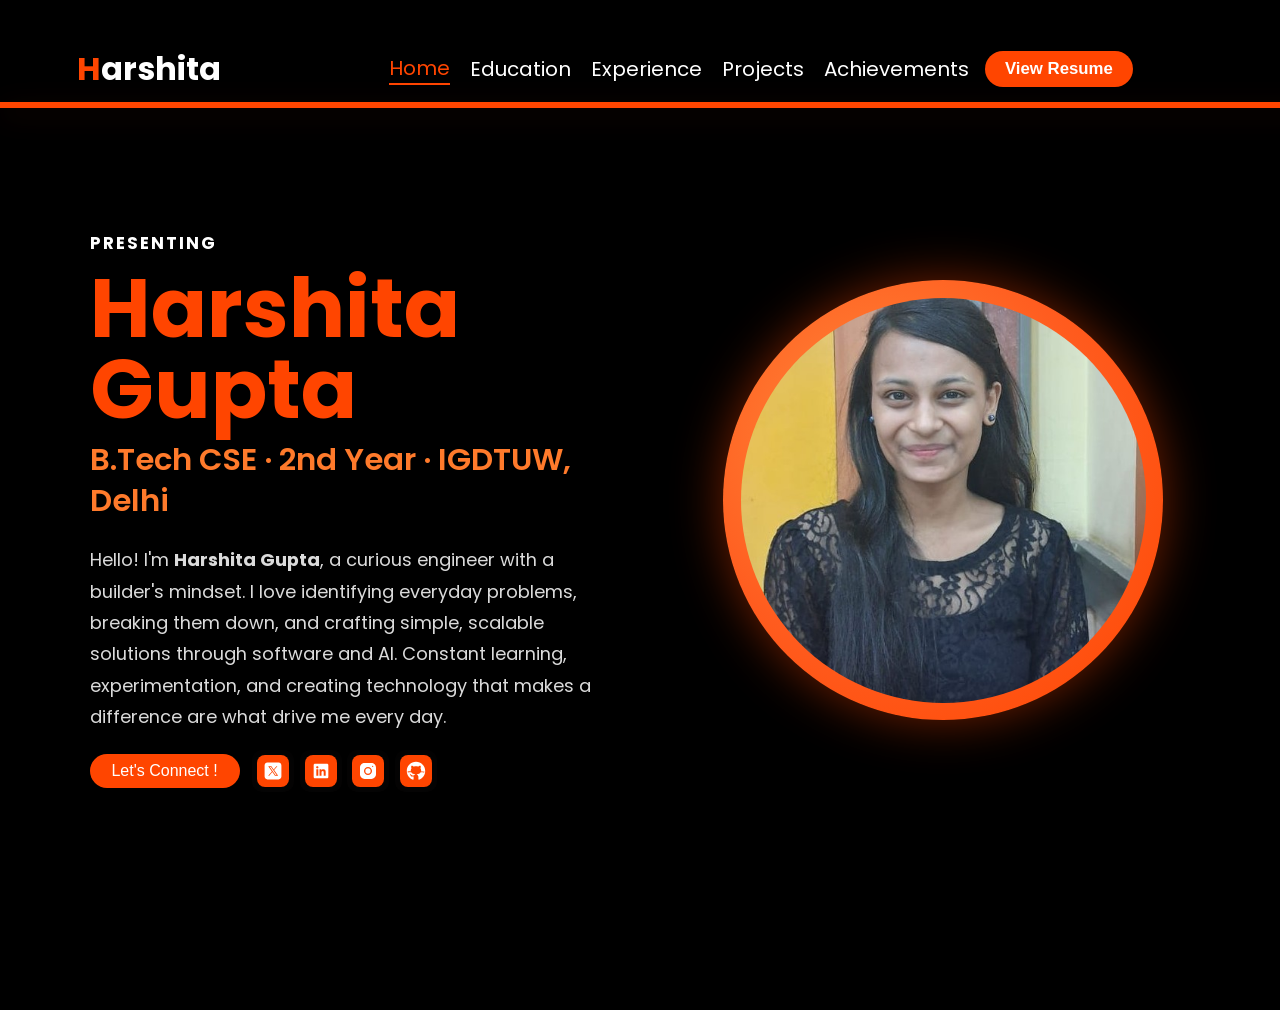
<file: index.html>
<!DOCTYPE html>
<html lang="en">
<head>
  <meta charset="UTF-8">
  <meta name="viewport" content="width=device-width, initial-scale=1.0">
  <link rel="preconnect" href="https://fonts.googleapis.com">
  <link rel="preconnect" href="https://fonts.gstatic.com" crossorigin>
  <link href="https://fonts.googleapis.com/css2?family=Poppins:ital,wght@0,100;0,200;0,300;0,400;0,500;0,600;0,700;0,800;0,900;1,100;1,200;1,300;1,400;1,500;1,600;1,700;1,800;1,900&display=swap" rel="stylesheet">
  <title>Harshita Gupta</title>
  <link rel="stylesheet" href="style.css">
</head>
<body>

  <header>
    <h2 class="logo"><span>H</span>arshita</h2>
    <nav>
    <a class="active"href="index.html" style="--d:0.1s;">Home</a>
    <a href="Education.html" style="--d:0.2s;">Education</a>
    <a href="Experience.html" style="--d:0.3s;">Experience</a>
    <a href="Projects.html" style="--d:0.4s;">Projects</a>
    <a href="Achievements.html" style="--d:0.5s;">Achievements</a>
</nav>
    <button id="view-resume-btn"><a href="#" id="view-resume-link">View Resume</a></button>
  </header>

  <div class="hero-section">
    <div class="hero-text">
      <h4>PRESENTING</h4>
      <h1><span>Harshita Gupta</span></h1>
      <h3>B.Tech CSE · 2nd Year · IGDTUW, Delhi</h3>
      <p>Hello! I'm <strong>Harshita Gupta</strong>,  a curious engineer with a builder's mindset. I love identifying everyday problems, breaking them down, and crafting simple, scalable solutions through software and AI. Constant learning, experimentation, and creating technology that makes a difference are what drive me every day.</p>
      <div class="connect-row">
        <button>Let's Connect !</button>
        <div class="social-icons" aria-hidden="false">
          <a href="https://x.com/Mercurcy18" target="_blank" rel="noopener noreferrer" aria-label="X (Twitter)">
            <svg xmlns="http://www.w3.org/2000/svg" x="0px" y="0px" viewBox="0 0 50 50">
              <path d="M 11 4 C 7.134 4 4 7.134 4 11 L 4 39 C 4 42.866 7.134 46 11 46 L 39 46 C 42.866 46 46 42.866 46 39 L 46 11 C 46 7.134 42.866 4 39 4 L 11 4 z M 13.085938 13 L 21.023438 13 L 26.660156 21.009766 L 33.5 13 L 36 13 L 27.789062 22.613281 L 37.914062 37 L 29.978516 37 L 23.4375 27.707031 L 15.5 37 L 13 37 L 22.308594 26.103516 L 13.085938 13 z M 16.914062 15 L 31.021484 35 L 34.085938 35 L 19.978516 15 L 16.914062 15 z"></path>
            </svg>
          </a>
          <a href="https://www.linkedin.com/in/harshita-gupta-93a886326/" target="_blank" rel="noopener noreferrer" aria-label="LinkedIn">
            <svg xmlns="http://www.w3.org/2000/svg" x="0px" y="0px" viewBox="0 0 30 30">
              <path d="M24,4H6C4.895,4,4,4.895,4,6v18c0,1.105,0.895,2,2,2h18c1.105,0,2-0.895,2-2V6C26,4.895,25.105,4,24,4z M10.954,22h-2.95 v-9.492h2.95V22z M9.449,11.151c-0.951,0-1.72-0.771-1.72-1.72c0-0.949,0.77-1.719,1.72-1.719c0.948,0,1.719,0.771,1.719,1.719 C11.168,10.38,10.397,11.151,9.449,11.151z M22.004,22h-2.948v-4.616c0-1.101-0.02-2.517-1.533-2.517 c-1.535,0-1.771,1.199-1.771,2.437V22h-2.948v-9.492h2.83v1.297h0.04c0.394-0.746,1.356-1.533,2.791-1.533 c2.987,0,3.539,1.966,3.539,4.522V22z"></path>
            </svg>
          </a>
          <a href="https://www.instagram.com/harshitagupta.10/" target="_blank" rel="noopener noreferrer" aria-label="Instagram">
            <svg xmlns="http://www.w3.org/2000/svg" x="0px" y="0px" viewBox="0 0 30 30">
              <path d="M 9.9980469 3 C 6.1390469 3 3 6.1419531 3 10.001953 L 3 20.001953 C 3 23.860953 6.1419531 27 10.001953 27 L 20.001953 27 C 23.860953 27 27 23.858047 27 19.998047 L 27 9.9980469 C 27 6.1390469 23.858047 3 19.998047 3 L 9.9980469 3 z M 22 7 C 22.552 7 23 7.448 23 8 C 23 8.552 22.552 9 22 9 C 21.448 9 21 8.552 21 8 C 21 7.448 21.448 7 22 7 z M 15 9 C 18.309 9 21 11.691 21 15 C 21 18.309 18.309 21 15 21 C 11.691 21 9 18.309 9 15 C 9 11.691 11.691 9 15 9 z M 15 11 A 4 4 0 0 0 11 15 A 4 4 0 0 0 15 19 A 4 4 0 0 0 19 15 A 4 4 0 0 0 15 11 z"></path>
            </svg>
          </a>
          <a href="https://github.com/HarshitaGupta-610" target="_blank" rel="noopener noreferrer" aria-label="GitHub">
  <svg xmlns="http://www.w3.org/2000/svg" x="0px" y="0px" viewBox="0 0 50 50">
    <path d="M17.791,46.836C18.502,46.53,19,45.823,19,45v-5.4c0-0.197,0.016-0.402,0.041-0.61C19.027,38.994,19.014,38.997,19,39c0,0-3,0-3.6,0c-1.5,0-2.8-0.6-3.4-1.8c-0.7-1.3-1-3.5-2.8-4.7C8.9,32.3,9.1,32,9.7,32c0.6,0.1,1.9,0.9,2.7,2c0.9,1.1,1.8,2,3.4,2c2.487,0,3.82-0.125,4.622-0.555C21.356,34.056,22.649,33,24,33v-0.025c-5.668-0.182-9.289-2.066-10.975-4.975c-3.665,0.042-6.856,0.405-8.677,0.707c-0.058-0.327-0.108-0.656-0.151-0.987c1.797-0.296,4.843-0.647,8.345-0.714c-0.112-0.276-0.209-0.559-0.291-0.849c-3.511-0.178-6.541-0.039-8.187,0.097c-0.02-0.332-0.047-0.663-0.051-0.999c1.649-0.135,4.597-0.27,8.018-0.111c-0.079-0.5-0.13-1.011-0.13-1.543c0-1.7,0.6-3.5,1.7-5c-0.5-1.7-1.2-5.3,0.2-6.6c2.7,0,4.6,1.3,5.5,2.1C21,13.4,22.9,13,25,13s4,0.4,5.6,1.1c0.9-0.8,2.8-2.1,5.5-2.1c1.5,1.4,0.7,5,0.2,6.6c1.1,1.5,1.7,3.2,1.6,5c0,0.484-0.045,0.951-0.11,1.409c3.499-0.172,6.527-0.034,8.204,0.102c-0.002,0.337-0.033,0.666-0.051,0.999c-1.671-0.138-4.775-0.28-8.359-0.089c-0.089,0.336-0.197,0.663-0.325,0.98c3.546,0.046,6.665,0.389,8.548,0.689c-0.043,0.332-0.093,0.661-0.151,0.987c-1.912-0.306-5.171-0.664-8.879-0.682C35.112,30.873,31.557,32.75,26,32.969V33c2.6,0,5,3.9,5,6.6V45c0,0.823,0.498,1.53,1.209,1.836C41.37,43.804,48,35.164,48,25C48,12.318,37.683,2,25,2S2,12.318,2,25C2,35.164,8.63,43.804,17.791,46.836z"></path>
  </svg>
</a>
        </div>
      </div>
    </div>
    <div class="hero-image">
      <img src="FinalPic.jpeg" alt="Photo of Harshita Gupta">
    </div>
  </div>

  <!-- Resume modal -->
  <div id="resume-modal" class="modal" aria-hidden="true">
    <div class="modal-content">
      <button class="modal-close" aria-label="Close resume">×</button>
      <iframe src="Resume_HarshitaGupta.pdf" frameborder="0" title="Resume PDF"></iframe>
    </div>
  </div>

  <script>
    (function(){
      const btn = document.getElementById('view-resume-btn');
      const link = document.getElementById('view-resume-link');
      const modal = document.getElementById('resume-modal');
      const close = modal.querySelector('.modal-close');
      function openModal(e){
        if(e) e.preventDefault();
        modal.style.display = 'flex';
        modal.setAttribute('aria-hidden','false');
        document.body.style.overflow = 'hidden';
      }
      function closeModal(){
        modal.style.display = 'none';
        modal.setAttribute('aria-hidden','true');
        document.body.style.overflow = '';
      }
      btn.addEventListener('click', openModal);
      link.addEventListener('click', openModal);
      close.addEventListener('click', closeModal);
      modal.addEventListener('click', function(e){ if(e.target === modal) closeModal(); });
      document.addEventListener('keydown', function(e){ if(e.key === 'Escape') closeModal(); });
    })();
  </script>

</body>
</html>
</file>
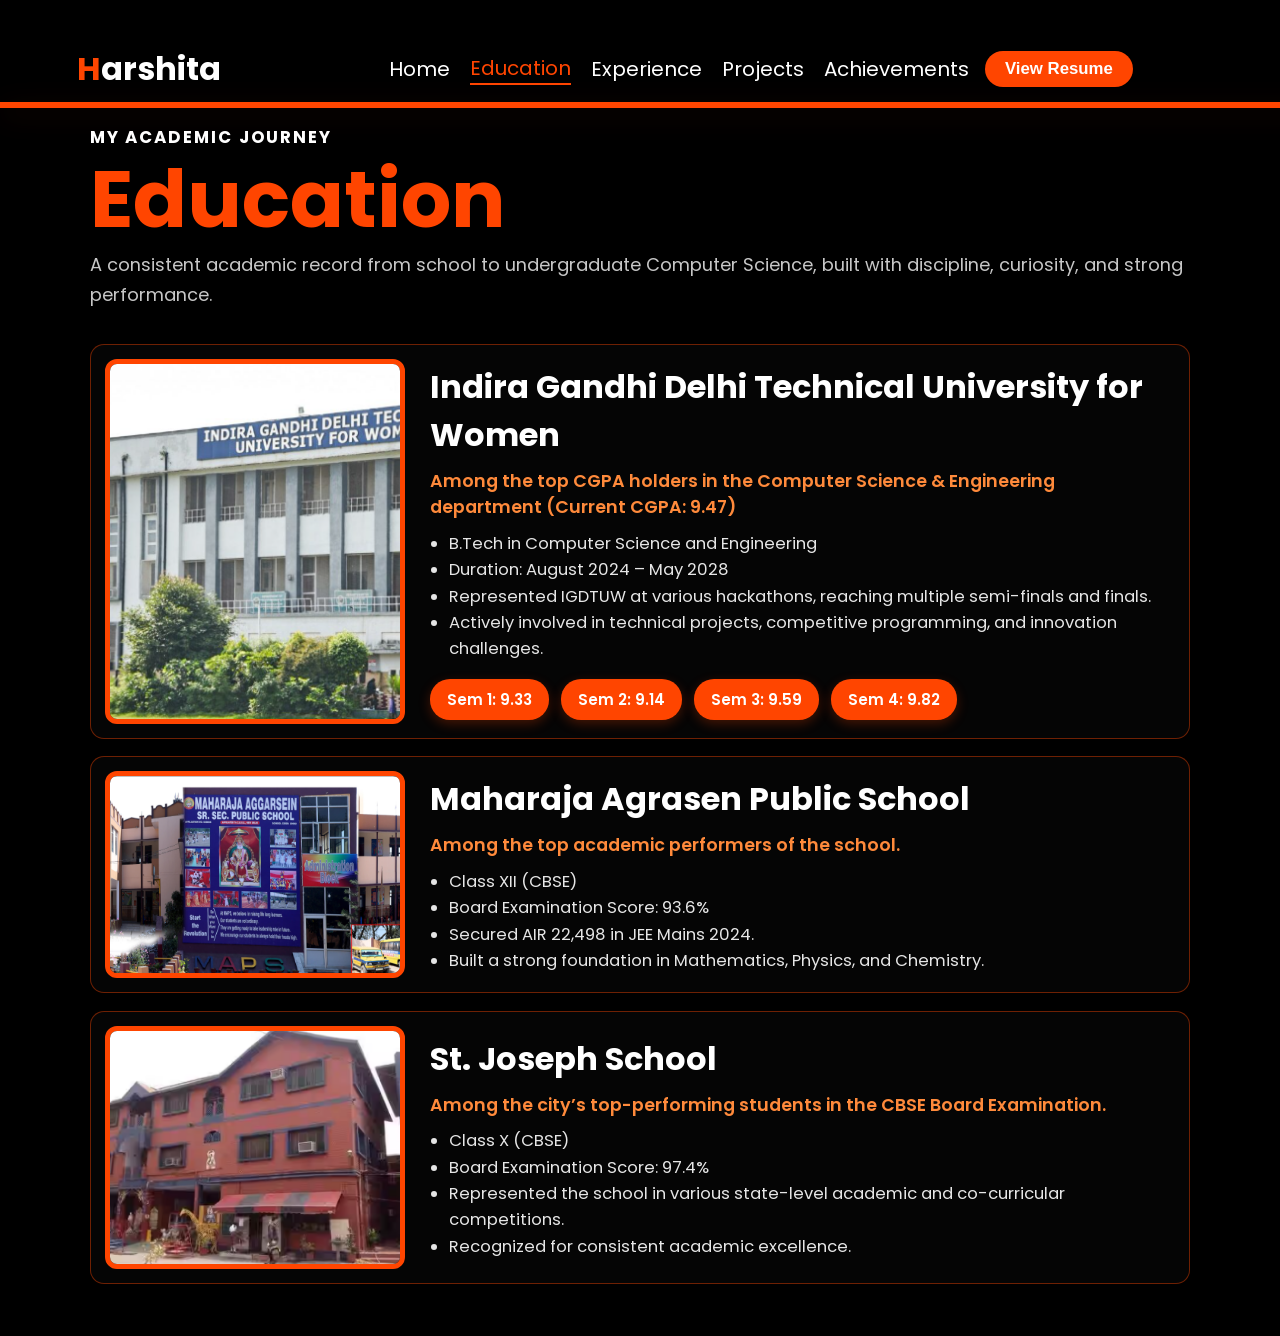
<file: Education.html>
<!DOCTYPE html>
<html lang="en">
<head>
	<meta charset="UTF-8">
	<meta name="viewport" content="width=device-width, initial-scale=1.0">
	<link rel="preconnect" href="https://fonts.googleapis.com">
	<link rel="preconnect" href="https://fonts.gstatic.com" crossorigin>
	<link href="https://fonts.googleapis.com/css2?family=Poppins:ital,wght@0,100;0,200;0,300;0,400;0,500;0,600;0,700;0,800;0,900;1,100;1,200;1,300;1,400;1,500;1,600;1,700;1,800;1,900&display=swap" rel="stylesheet">
	<title>Harshita Gupta - Education</title>
	<link rel="stylesheet" href="style.css">
</head>
<body class="education-page">

	<header>
		<h2 class="logo"><span>H</span>arshita</h2>
		<nav>
			<a href="index.html" style="--d:0.1s;">Home</a>
			<a class="active" href="Education.html" style="--d:0.2s;">Education</a>
			<a href="Experience.html" style="--d:0.3s;">Experience</a>
    <a href="Projects.html" style="--d:0.4s;">Projects</a>
    <a href="Achievements.html" style="--d:0.5s;">Achievements</a>
		</nav>
		<button id="view-resume-btn"><a href="#" id="view-resume-link">View Resume</a></button>
	</header>

	<section class="education-section" id="education">
		<div class="education-hero">
			<p class="education-kicker">MY ACADEMIC JOURNEY</p>
			<h2 class="section-title">Education</h2>
			<p class="education-subtitle">A consistent academic record from school to undergraduate Computer Science, built with discipline, curiosity, and strong performance.</p>
		</div>

		<article class="edu-card">
			<div class="edu-image-box">
				<img src="Education/College.png" alt="IGDTUW College">
			</div>
	<div class="edu-content">
    <h3>Indira Gandhi Delhi Technical University for Women</h3>

    <p class="edu-highlight">
    Among the top CGPA holders in the Computer Science & Engineering department (Current CGPA: 9.47)
</p>

    <ul>
        <li>B.Tech in Computer Science and Engineering</li>
        <li>Duration: August 2024 – May 2028</li>
        <li>Represented IGDTUW at various hackathons, reaching multiple semi-finals and finals.</li>
        <li>Actively involved in technical projects, competitive programming, and innovation challenges.</li>
    </ul>

    <div class="semester-scores">
        <span>Sem 1: 9.33</span>
        <span>Sem 2: 9.14</span>
        <span>Sem 3: 9.59</span>
        <span>Sem 4: 9.82</span>
    </div>
</div>
		</article>

		<article class="edu-card">
			<div class="edu-image-box">
				<img src="Education/12th.png" alt="12th Class Achievement">
			</div>
			<div class="edu-content">
    <h3>Maharaja Agrasen Public School </h3>

    <p class="edu-highlight">
        Among the top academic performers of the school.
    </p>

    <ul>
        <li>Class XII (CBSE)</li>
        <li>Board Examination Score: 93.6%</li>
        <li>Secured AIR 22,498 in JEE Mains 2024.</li>
        <li>Built a strong foundation in Mathematics, Physics, and Chemistry.</li>
    </ul>
</div>
		</article>

		<article class="edu-card">
			<div class="edu-image-box">
				<img src="Education/10th.png" alt="10th Class Achievement">
			</div>
			<div class="edu-content">
    <h3>St. Joseph School</h3>

    <p class="edu-highlight">
        Among the city’s top-performing students in the CBSE Board Examination.
    </p>

    <ul>
        <li>Class X (CBSE)</li>
        <li>Board Examination Score: 97.4%</li>
        <li>Represented the school in various state-level academic and co-curricular competitions.</li>
        <li>Recognized for consistent academic excellence.</li>
    </ul>
</div>
		</article>
	</section>

	<div id="resume-modal" class="modal" aria-hidden="true">
		<div class="modal-content">
			<button class="modal-close" aria-label="Close resume">×</button>
			<iframe src="Resume_HarshitaGupta.pdf" frameborder="0" title="Resume PDF"></iframe>
		</div>
	</div>

	<script>
		(function(){
			const btn = document.getElementById('view-resume-btn');
			const link = document.getElementById('view-resume-link');
			const modal = document.getElementById('resume-modal');
			const close = modal.querySelector('.modal-close');
			function openModal(e){
				if(e) e.preventDefault();
				modal.style.display = 'flex';
				modal.setAttribute('aria-hidden','false');
				document.body.style.overflow = 'hidden';
			}
			function closeModal(){
				modal.style.display = 'none';
				modal.setAttribute('aria-hidden','true');
				document.body.style.overflow = '';
			}
			btn.addEventListener('click', openModal);
			link.addEventListener('click', openModal);
			close.addEventListener('click', closeModal);
			modal.addEventListener('click', function(e){ if(e.target === modal) closeModal(); });
			document.addEventListener('keydown', function(e){ if(e.key === 'Escape') closeModal(); });
		})();
	</script>

</body>
</html>
</file>
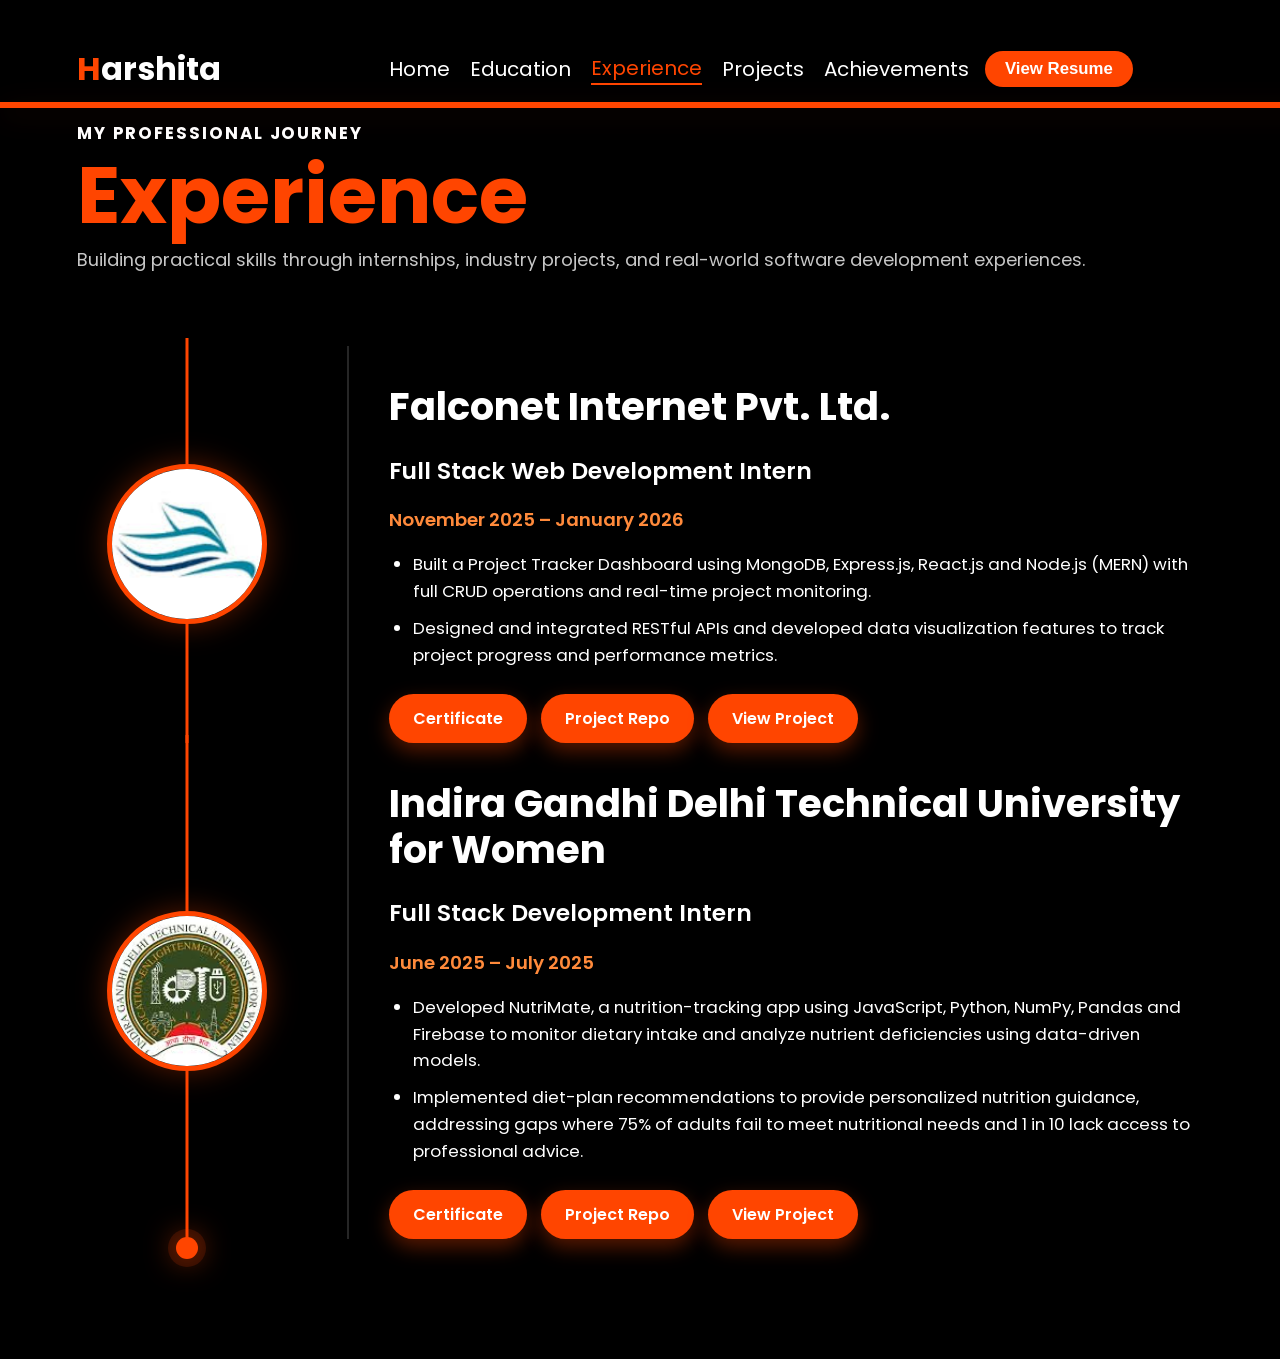
<file: Experience.html>
<!DOCTYPE html>
<html lang="en">
<head>
	<meta charset="UTF-8">
	<meta name="viewport" content="width=device-width, initial-scale=1.0">
	<link rel="preconnect" href="https://fonts.googleapis.com">
	<link rel="preconnect" href="https://fonts.gstatic.com" crossorigin>
	<link href="https://fonts.googleapis.com/css2?family=Poppins:ital,wght@0,100;0,200;0,300;0,400;0,500;0,600;0,700;0,800;0,900;1,100;1,200;1,300;1,400;1,500;1,600;1,700;1,800;1,900&display=swap" rel="stylesheet">
	<title>Harshita Gupta - Experience</title>
	<link rel="stylesheet" href="style.css">
</head>
<body class="experience-page">

	<header>
		<h2 class="logo"><span>H</span>arshita</h2>

		<nav>
			<a href="index.html" style="--d:0.1s;">Home</a>
			<a href="Education.html" style="--d:0.2s;">Education</a>
			<a class="active" href="Experience.html" style="--d:0.3s;">Experience</a>
	 <a href="Projects.html" style="--d:0.4s;">Projects</a>
    <a href="Achievements.html" style="--d:0.5s;">Achievements</a>
		</nav>

		<button id="view-resume-btn">
			<a href="#" id="view-resume-link">View Resume</a>
		</button>
	</header>

	<section class="experience-section" id="experience">

		<div class="experience-hero">
			<p class="education-kicker">MY PROFESSIONAL JOURNEY</p>

			<h2 class="section-title">Experience</h2>

			<p class="education-subtitle">
				Building practical skills through internships, industry projects,
				and real-world software development experiences.
			</p>
		</div>
        		<article class="experience-card">

			<div class="company-logo">
				<img src="Experience/Falocnet.png"
					 alt="Falconet Internet Pvt. Ltd.">
			</div>

			<div class="experience-content">

				<h3>Falconet Internet Pvt. Ltd.</h3>

				<p class="experience-role">
					Full Stack Web Development Intern
				</p>

				<p class="experience-highlight">
					November 2025 – January 2026
				</p>

				<ul>

					<li>
						Built a Project Tracker Dashboard using
						MongoDB, Express.js, React.js and Node.js (MERN)
						with full CRUD operations and real-time project monitoring.
					</li>

					<li>
						Designed and integrated RESTful APIs and developed
						data visualization features to track project progress
						and performance metrics.
					</li>

				</ul>

				<div class="experience-links">

					<a href="https://drive.google.com/file/d/1WQXhN4Ao7bmwt4ZvrA0MovgUYQroIRJ_/view?usp=sharing"
					   target="_blank">
						Certificate
					</a>

					<a href="https://github.com/HarshitaGupta-610/mern-dashboard"
					   target="_blank">
						Project Repo
					</a>

					<a href="https://mern-dashboard-mauve.vercel.app"
					   target="_blank">
						View Project
					</a>

				</div>

			</div>

		</article>		<article class="experience-card">
<div class="company-logo">
    <img src="Experience/IGDTUW.jpg"
         alt="IGDTUW">

    <div class="end-dot"></div>
</div>

			<div class="experience-content">

				<h3>Indira Gandhi Delhi Technical University for Women</h3>

				<p class="experience-role">
					Full Stack Development Intern
				</p>

				<p class="experience-highlight">
					June 2025 – July 2025
				</p>

				<ul>

					<li>
						Developed NutriMate, a nutrition-tracking app
						using JavaScript, Python, NumPy, Pandas and Firebase
						to monitor dietary intake and analyze nutrient deficiencies
						using data-driven models.
					</li>

					<li>
						Implemented diet-plan recommendations to provide
						personalized nutrition guidance, addressing gaps where
						75% of adults fail to meet nutritional needs and
						1 in 10 lack access to professional advice.
					</li>

				</ul>

				<div class="experience-links">

					<a href="https://drive.google.com/file/d/1uw0Pc1qxgntrbb38gMPV3FbmDo3Na67V/view?usp=sharing"
					   target="_blank">
						Certificate
					</a>

					<a href="https://github.com/HarshitaGupta-610/NutriMate"
					   target="_blank">
						Project Repo
					</a>

					<a href="https://nutrimate10.netlify.app/"
					   target="_blank">
						View Project
					</a>

				</div>

			</div>

		</article>

	</section>

	<div id="resume-modal" class="modal" aria-hidden="true">
		<div class="modal-content">
			<button class="modal-close" aria-label="Close resume">×</button>
			<iframe src="Resume_HarshitaGupta.pdf"
					frameborder="0"
					title="Resume PDF"></iframe>
		</div>
	</div>

	<script>
		(function(){
			const btn = document.getElementById('view-resume-btn');
			const link = document.getElementById('view-resume-link');
			const modal = document.getElementById('resume-modal');
			const close = modal.querySelector('.modal-close');

			function openModal(e){
				if(e) e.preventDefault();
				modal.style.display = 'flex';
				modal.setAttribute('aria-hidden','false');
				document.body.style.overflow = 'hidden';
			}

			function closeModal(){
				modal.style.display = 'none';
				modal.setAttribute('aria-hidden','true');
				document.body.style.overflow = '';
			}

			btn.addEventListener('click', openModal);
			link.addEventListener('click', openModal);
			close.addEventListener('click', closeModal);

			modal.addEventListener('click', function(e){
				if(e.target === modal) closeModal();
			});

			document.addEventListener('keydown', function(e){
				if(e.key === 'Escape') closeModal();
			});
		})();
	</script>

</body>

</html>
</file>
<file: style.css>
html{
	margin: 0 auto;
	font-family: "Poppins", sans-serif;
	scroll-behavior: smooth;
}

body{
	background: #000000;
	color: #ffffff;
	margin: 0 auto;
	padding: 0;
	min-height: 100vh;
	overflow-x: hidden;
}

header{
	position: fixed;
	top: 0;
	left: 0;
	width: 100%;
	height: 72px;
	padding: 18px 6%;
	display: flex;
    flex-wrap: wrap;
	align-items: center;
	justify-content: space-between;
    gap: 0.75rem 1rem;
	background: rgba(0,0,0,0.95); /* ensure header covers halo and underline doesn't overlap content */
	z-index: 200;
}

.logo{
	font-size: 2rem;
	cursor: pointer;
	transition: .3s ease-in-out;
	font-weight: 700;
}

.logo span{
	color: #ff4500;
}

.logo:hover{
	transform: scale(1.1);
}

nav a{
	font-size: 1.25rem;
	color: #ffffff;
    margin-left: 0;
	transition: color .5s ease, border-color .5s ease, transform .5s ease, opacity .5s ease;
	text-decoration: none;
	opacity: 0;
	animation: fadeIn .7s ease-out forwards;
	animation-delay: var(--d, 0s);
}

nav{
    display: flex;
    align-items: center;
    justify-content: flex-end;
    flex-wrap: wrap;
    gap: 0.75rem 1.25rem;
    flex: 1 1 auto;
}

nav a:hover,
nav a.active{
	color: #ff4500;
	border-bottom: 2px solid #ff4500;
}

header button{
	margin-right: 14rem;
	background-color: #ff4500;
	border: none;
	border-radius: 20px;
	padding: 8px 20px;
	transition: 0.5s ease;
}

header button a{
	text-decoration: none;
	color: #ffffff;
	font-size: 1.05rem;
	font-weight: 600;
}

header button:hover{
	background-color: #ff5c33;
	cursor: pointer;
	transform: translateY(-2px);
	opacity: 0.95;
}

/* thin orange underline below the navbar */
header::after{
	content: '';
	position: absolute;
	left: 0;
	right: 0;
	bottom: 0;
	height: 6px;
	background: #ff4500; /* match site orange */
	border-radius: 0;
	box-shadow: 0 6px 30px rgba(255,69,0,0.14);
	z-index: 201;
}

@media (max-width: 640px){
    header{
        height: auto;
        min-height: 72px;
        padding: 12px 5% 14px;
        flex-direction: column;
        align-items: center;
        justify-content: center;
    }
    nav{
        width: 100%;
        justify-content: center;
        gap: 0.45rem 0.9rem;
    }
    nav a{
        font-size: 1rem;
    }
    header button{
        margin-right: 0;
    }
    .logo{
        margin-right: 0;
        font-size: 1.75rem;
    }
}

/* Hero section */
	.hero-section{
	display: flex;
	align-items: center;
	justify-content: space-between;
	max-width: 1320px;
	margin: 110px auto 40px auto; /* restored earlier top margin */
	padding: 0 7%;
	gap: 3rem;
	min-height: calc(100vh - 120px);
}

.hero-section .hero-text{
	width: 50%;
	display: flex;
	flex-direction: column;
	text-align: left;
	max-width: 620px;
}

.hero-section h1{
	font-size: clamp(3.5rem, 7vw, 5.2rem);
	line-height: 0.98;
	margin: 0.15rem 0 0.35rem 0;
	font-weight: 700;
}

.hero-section h1 span{ color: #ff4500; }

.hero-section h3{
	color: #ff7a2b;
	font-size: clamp(1.35rem, 2.4vw, 1.95rem);
	line-height: 1.35;
	margin: 0.15rem 0 1rem 0;
	font-weight: 600;
}

.hero-section h4{
	letter-spacing: 2px;
	font-size: 1.05rem;
	margin-bottom: 0.6rem;
	font-weight: 700;
}

/* Text entrance animations (match requested timing/delays) */
@keyframes fadeIn{
	from{ opacity: 0; transform: translateY(8px); }
	to  { opacity: 1; transform: translateY(0); }
}

.hero-section h4,
.hero-section h1,
.hero-section h3,
.hero-section p,
.connect-row{
	opacity: 0; /* start hidden until animated */
}

.hero-section h4{
	animation: fadeIn 1.0s ease-out forwards;
	opacity: 0;
}
.hero-section h1{
	animation: fadeIn 1.2s ease-out forwards;
	opacity: 0;
	animation-delay: 0.2s;
}
.hero-section h3{
	animation: fadeIn 1.4s ease-out forwards;
	opacity: 0;
	animation-delay: 0.4s;
}
.hero-section p{
	animation: fadeIn 1.6s ease-out forwards;
	opacity: 0;
	animation-delay: 0.6s;
}
.connect-row{
	animation: fadeIn 0.9s ease-out forwards;
	opacity: 0;
	animation-delay: 0.8s;
}

.hero-section p{
	margin-top: 0.4rem;
	color: rgba(255,255,255,0.86);
	max-width: 560px;
	line-height: 1.75;
	font-size: 1.12rem;
}

.hero-section button{
	background-color: #ff4500;
	border-radius: 20px;
	border: none;
	width: 150px;
	padding: 8px 20px;
	color: #ffffff;
	font-size: 1rem;
	margin-bottom: 15px;
	transition: .5s ease;
}

.hero-section button:hover{
	background-color: #ff5c33;
	cursor: pointer;
}

/* Connect row: button + social icons */
.connect-row{
	display: flex;
	align-items: center;
	gap: 0.4rem; /* tighter spacing between button and icons */
}
.connect-row button{margin-bottom:0}
.social-icons{
	display: flex;
	gap: 0.35rem; /* slightly tighter */
	margin-left: 6px;
}
.social-icons a{
	display:inline-flex;
	width:42px; /* a little larger */
	height:42px;
	align-items:center;
	justify-content:center;
	border-radius:10px;
	background: #060505; /* dark outer square */
	transition: transform .16s ease, background .16s ease;
	box-shadow: 0 6px 18px rgba(0,0,0,0.6) inset;
}
.social-icons svg{
	width:20px;
	height:20px;
	fill: #ffffff; /* icon color white on orange inner */
	background: #ff4500; /* orange inner square */
	padding: 6px; /* creates inner orange square */
	border-radius: 8px;
	box-sizing: content-box;
	transition: transform .16s ease, background .16s ease;
}
.social-icons a:hover{transform: translateY(-3px);background:#0b0b0b}
.social-icons a:hover svg{transform: scale(1.06)}

@media (max-width: 640px){
	.social-icons a{width:30px;height:30px}
	.social-icons svg{width:14px;height:14px}
}

.hero-image{
	width: 50%;
	margin-top: 0;
	display:flex;
	align-items:center;
	justify-content:center;
	position:relative;
	flex: 0 0 auto;
	transform: translateX(28px); /* nudge image container to the right */
}

.hero-image::before{
	/* orange circular backdrop / halo */
	content: '';
	position: absolute;
	width: 440px;
	height: 440px;
	border-radius: 50%;
	background: radial-gradient(circle at 35% 35%, #ff8a3b 0%, #ff5c1f 52%, #ff4500 100%);
	box-shadow: 0 0 50px rgba(255, 69, 0, 0.45);
	z-index: 1;
	/* keep halo centered behind the portrait */
	transform: none;
}

.hero-section img{
	position: relative;
	cursor: pointer;
	width: 405px;
	aspect-ratio: 1 / 1;
	object-fit: cover;
	object-position: 50% 22%;
	border-radius: 50%;
	border: none;
	transition: 0.4s ease-in-out;
	z-index: 2;
}

@media (max-width: 900px){
	.hero-section{flex-direction:column}
	.hero-text,.hero-image{width:100%;margin-left:0}
	.hero-image{margin-top:2rem}
	.hero-section img{width:290px;margin-left:0;object-position:50% 22%}
	.hero-image::before{width:360px;height:360px;transform:translateY(40px)}
}

@media (max-width: 640px){
    .hero-section{
        margin: 140px auto 32px auto;
        padding: 0 5%;
        gap: 1.75rem;
        min-height: auto;
    }

    .hero-section .hero-text{
        max-width: 100%;
    }

    .hero-section h1{
        font-size: clamp(2.6rem, 14vw, 3.4rem);
    }

    .hero-section h3{
        font-size: 1.12rem;
    }

    .hero-section p{
        font-size: 1rem;
        line-height: 1.65;
    }

    .connect-row{
        flex-wrap: wrap;
    }

    .hero-image{
        transform: none;
        margin-top: 1rem;
    }

    .hero-image::before{
        width: 280px;
        height: 280px;
        transform: none;
    }

    .hero-section img{
        width: min(235px, 72vw);
    }

    .education-section,
    .experience-section,
    .projects-section,
    .achievements-section{
        margin-top: 140px;
        padding-left: 5%;
        padding-right: 5%;
    }

    .modal-content{
        width: 92%;
        height: 78vh;
    }

    .project-card img{
        height: 210px;
    }

    .achievement-image{
        height: 210px;
    }
}

/* Modal styles for resume preview */
.modal{display:none;position:fixed;inset:0;align-items:center;justify-content:center;background:rgba(0,0,0,0.6);z-index:9999}
.modal-content{width:85%;max-width:1000px;height:85vh;background:#0b0b0b;border-radius:10px;overflow:hidden;display:flex;flex-direction:column}
.modal-close{align-self:flex-end;background:transparent;border:none;color:#fff;font-size:2rem;padding:8px 16px;cursor:pointer}
.modal-content iframe{flex:1;border:0;width:100%;height:100%;background:#fff}
.modal[aria-hidden="false"]{display:flex}

/* Shared section title */
.section-title{
	font-size: clamp(3.1rem, 7vw, 5rem);
	color: #ff4500;
	line-height: 0.98;
	margin: 0.1rem 0 0.7rem 0;
	text-align: left;
}

.education-page{
	background: #000000;
}

/* Education layout */
.education-section{
	max-width: 1320px;
	margin: 118px auto 20px auto;
	padding: 0 7% 2rem 7%;
	display: flex;
	flex-direction: column;
	gap: 1.1rem;
}

.education-hero{
	padding: 0.4rem 0 0.7rem 0;
	animation: fadeIn 0.9s ease-out both;
}

.education-kicker{
	margin: 0 0 0.6rem 0;
	font-size: 1.05rem;
	letter-spacing: 0.12rem;
	text-transform: uppercase;
	font-weight: 700;
	color: #ffffff;
}

.education-subtitle{
    margin: 0.2rem 0 0.25rem 0;
    color: rgba(255,255,255,0.78);
    font-size: 1.12rem;
    line-height: 1.72;
    width: 100%;
}

.edu-card{
	display: grid;
	grid-template-columns: 300px 1fr;
	align-items: stretch;
	gap: 1.1rem;
	background: #050505;
	border: 1px solid rgba(255, 69, 0, 0.42);
	border-radius: 14px;
	padding: 14px;
	box-shadow: 0 10px 22px rgba(0,0,0,0.32);
	animation: fadeIn 0.9s ease-out both;
	transition: transform 0.25s ease,
                box-shadow 0.25s ease,
                border-color 0.25s ease;
	cursor: pointer;
	position: relative;
}

.edu-card:hover{
        transform: translateY(-10px) scale(1.02);


    border-color: #ff6a33;

    box-shadow:
        0 18px 40px rgba(255,69,0,0.35),
        0 0 25px rgba(255,69,0,0.20);
}
.edu-image-box{
    border: 5px solid #ff4500;
    border-radius: 12px;
    overflow: hidden;   /* important */
    padding: 0;
    background: #000;
}

.edu-image-box img{
    width: 100%;
    height: 100%;
    object-fit: cover;
    border-radius: 0;   /* remove inner gap */
    display: block;
}

.edu-content{
	display: flex;
	flex-direction: column;
	justify-content: center;
	padding: 4px 8px;
}

.edu-content h3{
	margin: 0 0 0.55rem 0;
	font-size: clamp(1.55rem, 3vw, 2rem);
	color: #ffffff;
}

.edu-highlight{
	margin: 0 0 0.65rem 0;
	color: #ff8a3b;
	font-weight: 600;
	line-height: 1.5;
	font-size: 1.1rem;
}

.edu-content ul{
	margin: 0;
	padding-left: 1.2rem;
	color: rgba(255,255,255,0.9);
	line-height: 1.6;
	font-size: 1.03rem;
}

.simple-section{
	max-width: 1320px;
	margin: 20px auto;
	padding: 0 7% 2.5rem 7%;
	min-height: 120px;
}

@media (max-width: 1024px){
	.edu-card{
		grid-template-columns: 240px 1fr;
	}
}

@media (max-width: 820px){
	.edu-card{
		grid-template-columns: 1fr;
	}
	.edu-image-box{
		min-height: 190px;
	}
	.section-title{
		text-align: center;
	}
	.education-kicker,
	.education-subtitle{
		text-align: center;
	}
}
.semester-scores{
    display: flex;
    gap: 12px;
    margin-top: 16px;
    flex-wrap: wrap;
}

.semester-scores span{
    background: #ff4500;
    color: #ffffff;
    padding: 8px 16px;
    border-radius: 20px;
    font-weight: 600;
    font-size: 0.95rem;
    box-shadow: 0 4px 12px rgba(255,69,0,0.25);
    transition: all 0.3s ease;
    cursor: pointer;
    border: 1px solid transparent;
}

.semester-scores span:hover{
    transform: translateY(-4px) scale(1.05);
    background: #ff6a33;
    border-color: rgba(255,255,255,0.25);
    box-shadow:
        0 10px 25px rgba(255,69,0,0.45),
        0 0 20px rgba(255,69,0,0.25);
}
/* EXPERIENCE PAGE */

.experience-section{
	 padding-top:40px;
    max-width:1300px;
    margin:120px auto;
    padding:0 6%;
}

.experience-hero{
    margin-bottom:70px;
}

.experience-card{
    display:flex;
    gap:50px;
    position:relative;
    margin-bottom:0px;
}

.company-logo{
	overflow: visible;
    position:relative;
    width:220px;
    display:flex;
    justify-content:center;
    align-items:center;
    flex-shrink:0;
}

.experience-card:first-child .company-logo::before{
    content:'';
    position:absolute;

    top:-30px;
    left:50%;
    transform:translateX(-50%);

    width:20px;
    height:20px;

    background:#ff4500;
    border-radius:50%;

    box-shadow:
        0 0 0 8px rgba(255,69,0,.15),
        0 0 25px rgba(255,69,0,.8);

    z-index:999;
}

.company-logo::after{
    content:'';
    position:absolute;

    top:-8px;      /* starts at top dot */
    bottom:0;       /* ends exactly at bottom of logo container */

    left:50%;
    transform:translateX(-50%);

    width:3px;
    background:#ff4500;

    z-index:0;
}

.company-logo img{
    position:relative;
    z-index:2;

    width:150px;
    height:150px;

    border-radius:50%;
    object-fit:cover;

    background:#000;

    border:5px solid #ff4500;

    box-shadow:
        0 0 30px rgba(255,69,0,.35);

    transition:.3s;
}

.company-logo img:hover{
    transform:scale(1.05);
}

.experience-content{
    flex:1;
    padding-left:40px;
    border-left:2px solid rgba(252, 252, 252, 0.15);
}

.experience-content h3{
    color:white;
     font-size:2.4rem;
    line-height:1.2;
    margin-bottom:12px;
}

.experience-role{
    color:white;
    font-size:1.45rem;
    font-weight:600;
    margin-bottom:8px;
}

.experience-highlight{
    color:#ff8a3b;
    font-size:1.15rem;
    font-weight:600;
    margin-bottom:18px;
}

.experience-content ul{
    padding-left:24px;
    color:white;
    line-height:1.6;
    font-size:1.05rem;
}

.experience-content li{
    margin-bottom:10px;
}

.experience-links{
    display:flex;
    gap:14px;
    flex-wrap:wrap;
    margin-top:25px;
}

.experience-links a{
    text-decoration:none;
    background:#ff4500;
    color:white;
    padding:12px 24px;
    border-radius:30px;
    font-weight:600;

    transition:.3s;

    box-shadow:
    0 8px 20px rgba(255,69,0,.35);
}

.experience-links a:hover{
    transform:translateY(-4px) scale(1.05);

    background:#ff6a33;

    box-shadow:
    0 12px 30px rgba(255,69,0,.5);
}
.experience-card:not(:first-child) .company-logo::before{
    display:none;
}
.end-dot{
    position:absolute;
    left:50%;
    bottom:-20px;

    transform:translateX(-50%);

    width:22px;
    height:22px;

    background:#ff4500;
    border-radius:50%;

    box-shadow:
        0 0 0 8px rgba(255,69,0,.15),
        0 0 30px rgba(255,69,0,.8);

    z-index:3;
}
@media(max-width:900px){

    .experience-card{
        flex-direction:column;
    }

    .company-logo{
        width:100%;
    }

    .company-logo::after{
        display:none;
    }

    .experience-content{
        border-left:none;
        padding-left:0;
    }

    .experience-content h3{
        font-size:2rem;
    }
}
/* =========================
   PROJECTS PAGE
========================= */

.projects-section{
    max-width:1300px;
    margin:120px auto;
    padding:0 6%;
}

.projects-hero{
    margin-bottom:70px;
}

.projects-container{
    display:grid;
    grid-template-columns:repeat(3,1fr);
    gap:35px;
}

.project-card{
    background:#f95e25f4;
    border-radius:20px;

    padding:20px;

    display:flex;
    flex-direction:column;

    transition:.35s;
 min-height: 150px;
    box-shadow:
    0 10px 30px rgba(255,69,0,.25);
}



.project-card:hover{
    transform:translateY(-10px);

    box-shadow:
    0 20px 40px rgba(255,69,0,.45);
}

.project-card img{
    width:100%;
    height:240px;

    object-fit:cover;

    border-radius:18px;

    background:#111;
}

.project-card h3{
    color:rgb(2, 0, 0);

    font-size:1.8rem;

    margin-top:20px;
    margin-bottom:15px;

    text-align:center;
}

.project-card p{
    color:white;
    text-align:center;
    line-height:1.7;
    font-size:0.98rem;

    margin-bottom:20px;
}

.project-links{
    display:flex;
    justify-content:center;
    gap:22px;

    margin-top:25px;
}

.project-links a{
    width:55px;
    height:55px;

    border-radius:50%;

    background:black;

    display:flex;
    justify-content:center;
    align-items:center;

    text-decoration:none;

    transition:.3s;
}

.project-links a:hover{
    transform:scale(1.12);

    background:#1a1a1a;
}

.project-links i{
    color:white;
    font-size:1.7rem;
}

.project-links img{
    width:26px;
    height:26px;

    object-fit:contain;
}

/* RESPONSIVE */

@media(max-width:1100px){

    .projects-container{
        grid-template-columns:repeat(2,1fr);
    }
}

@media(max-width:700px){

    .projects-container{
        grid-template-columns:1fr;
    }

    .project-card h3{
        font-size:1.5rem;
    }
}
/* =========================
   ACHIEVEMENTS PAGE
========================= */

.achievements-section{
    max-width:1300px;
    margin:120px auto;
    padding:0 6%;
}

.achievements-hero{
    margin-bottom:70px;
}

.achievements-container{
    display:grid;
    grid-template-columns:repeat(2,1fr);
    gap:35px;
}

/* MAIN CARD */

.achievement-card{
    background:#f95e25f4;

    border-radius:30px;

    padding:18px;

    display:flex;
    align-items:center;
    gap:20px;

    min-height:240px;

    transition:.35s ease;

    box-shadow:
    0 10px 30px rgba(255,69,0,.25);
}

.achievement-card:hover{
    transform:translateY(-10px);

    box-shadow:
    0 20px 45px rgba(255,69,0,.5);
}

/* KEEP IMAGE RIGHT */



/* CONTENT BOX */

.achievement-content{
    flex:1;

    background:#efefef;

    border-radius:18px;

    padding:24px;

    min-height:180px;

    display:flex;
    flex-direction:column;
    justify-content:center;
}

.achievement-content h3{
    color:#111;

    font-size:1.8rem;
    font-weight:700;

    margin-bottom:14px;
}

.achievement-content p{
    color:#111;

    font-size:1rem;

    line-height:1.7;
}

/* IMAGE BOX */

.achievement-image{
    width:220px;
    min-width:220px;

    height:180px;

    overflow:hidden;

    border-radius:18px;

    background:#efefef;
}

.achievement-image img{
    width:100%;
    height:100%;

    object-fit:cover;

    display:block;

    transition:.4s;
}

.achievement-card:hover .achievement-image img{
    transform:scale(1.05);
}

/* IMAGE LINK */

.achievement-popup{
    width:100%;
    height:100%;

    display:block;
}

/* RESPONSIVE */

@media(max-width:1000px){

    .achievements-container{
        grid-template-columns:1fr;
    }
}

@media(max-width:700px){

    .achievement-card{
        flex-direction:column;
    }

    .achievement-content{
        width:100%;
        min-height:auto;
    }

    .achievement-image{
        width:100%;
        min-width:100%;
        height:250px;
    }

    .achievement-content h3{
        font-size:1.5rem;
    }

    .achievement-content p{
        font-size:.95rem;
    }
}
</file>
